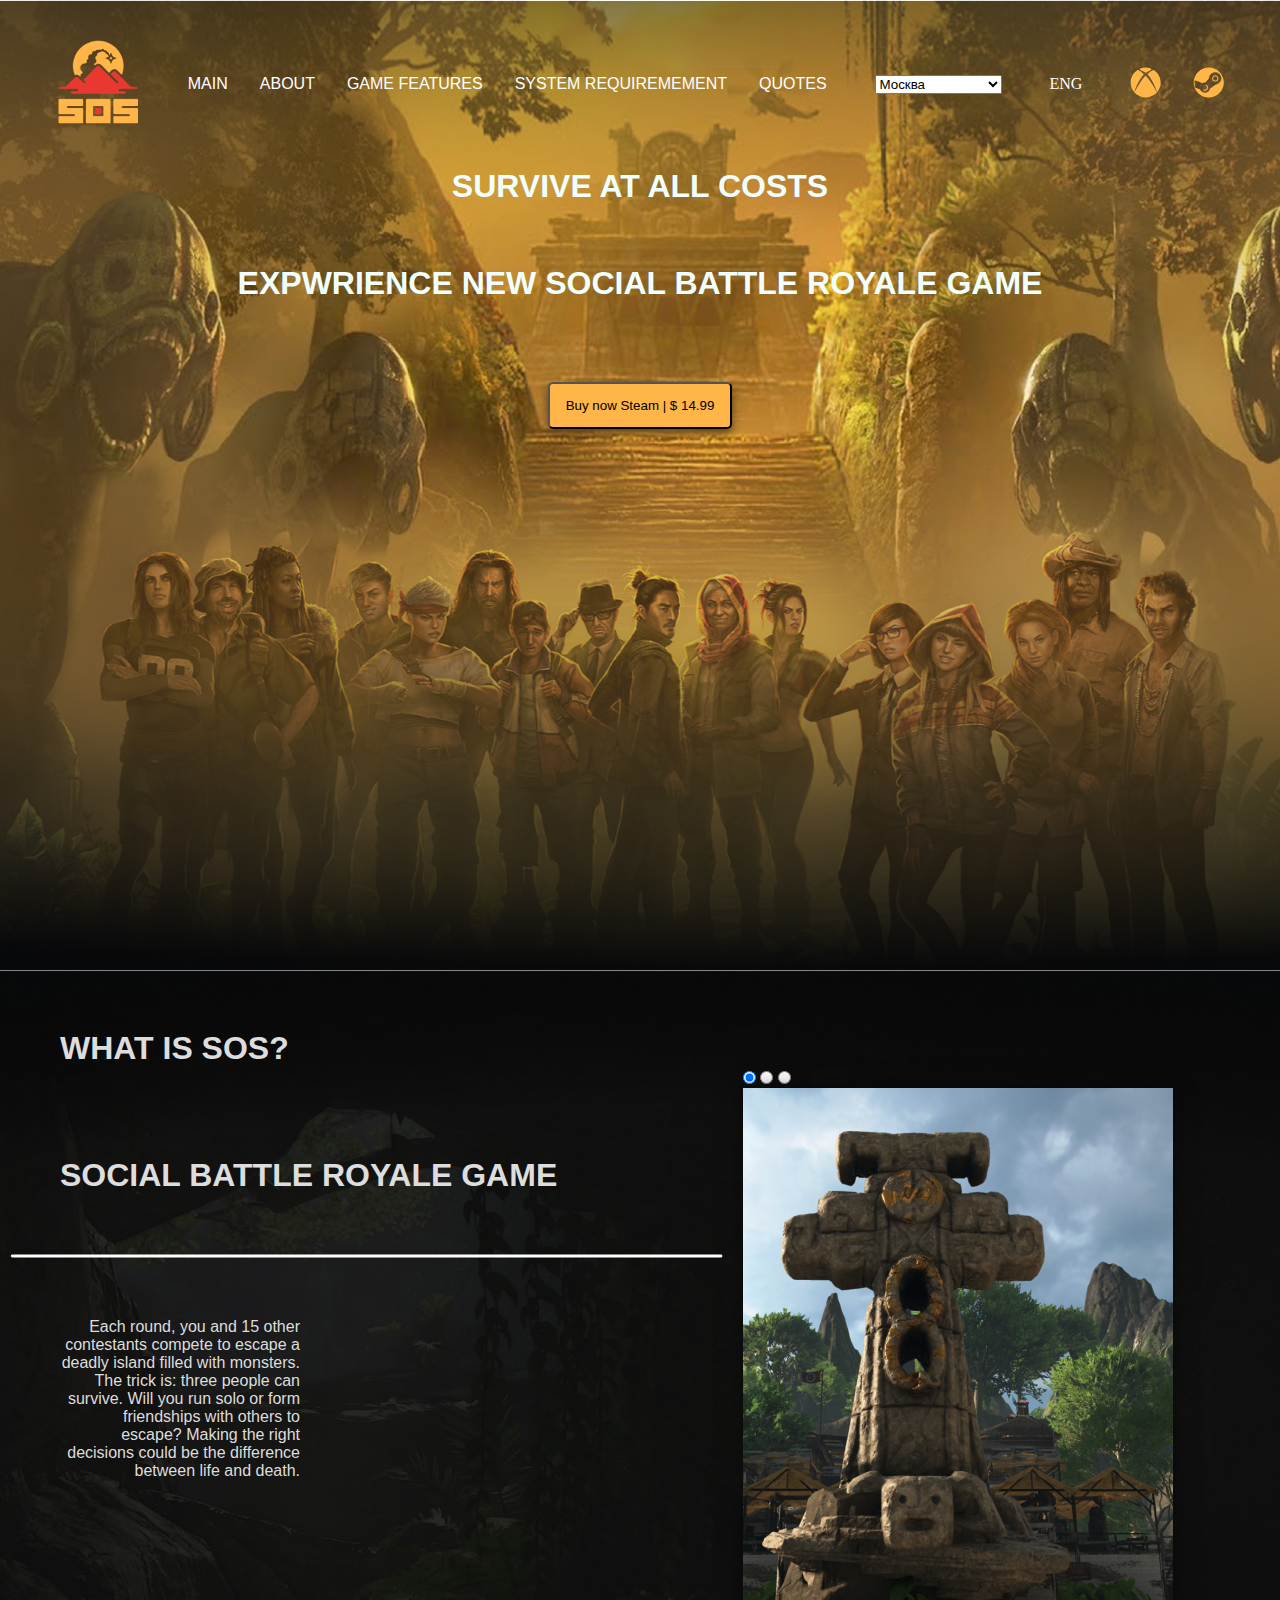
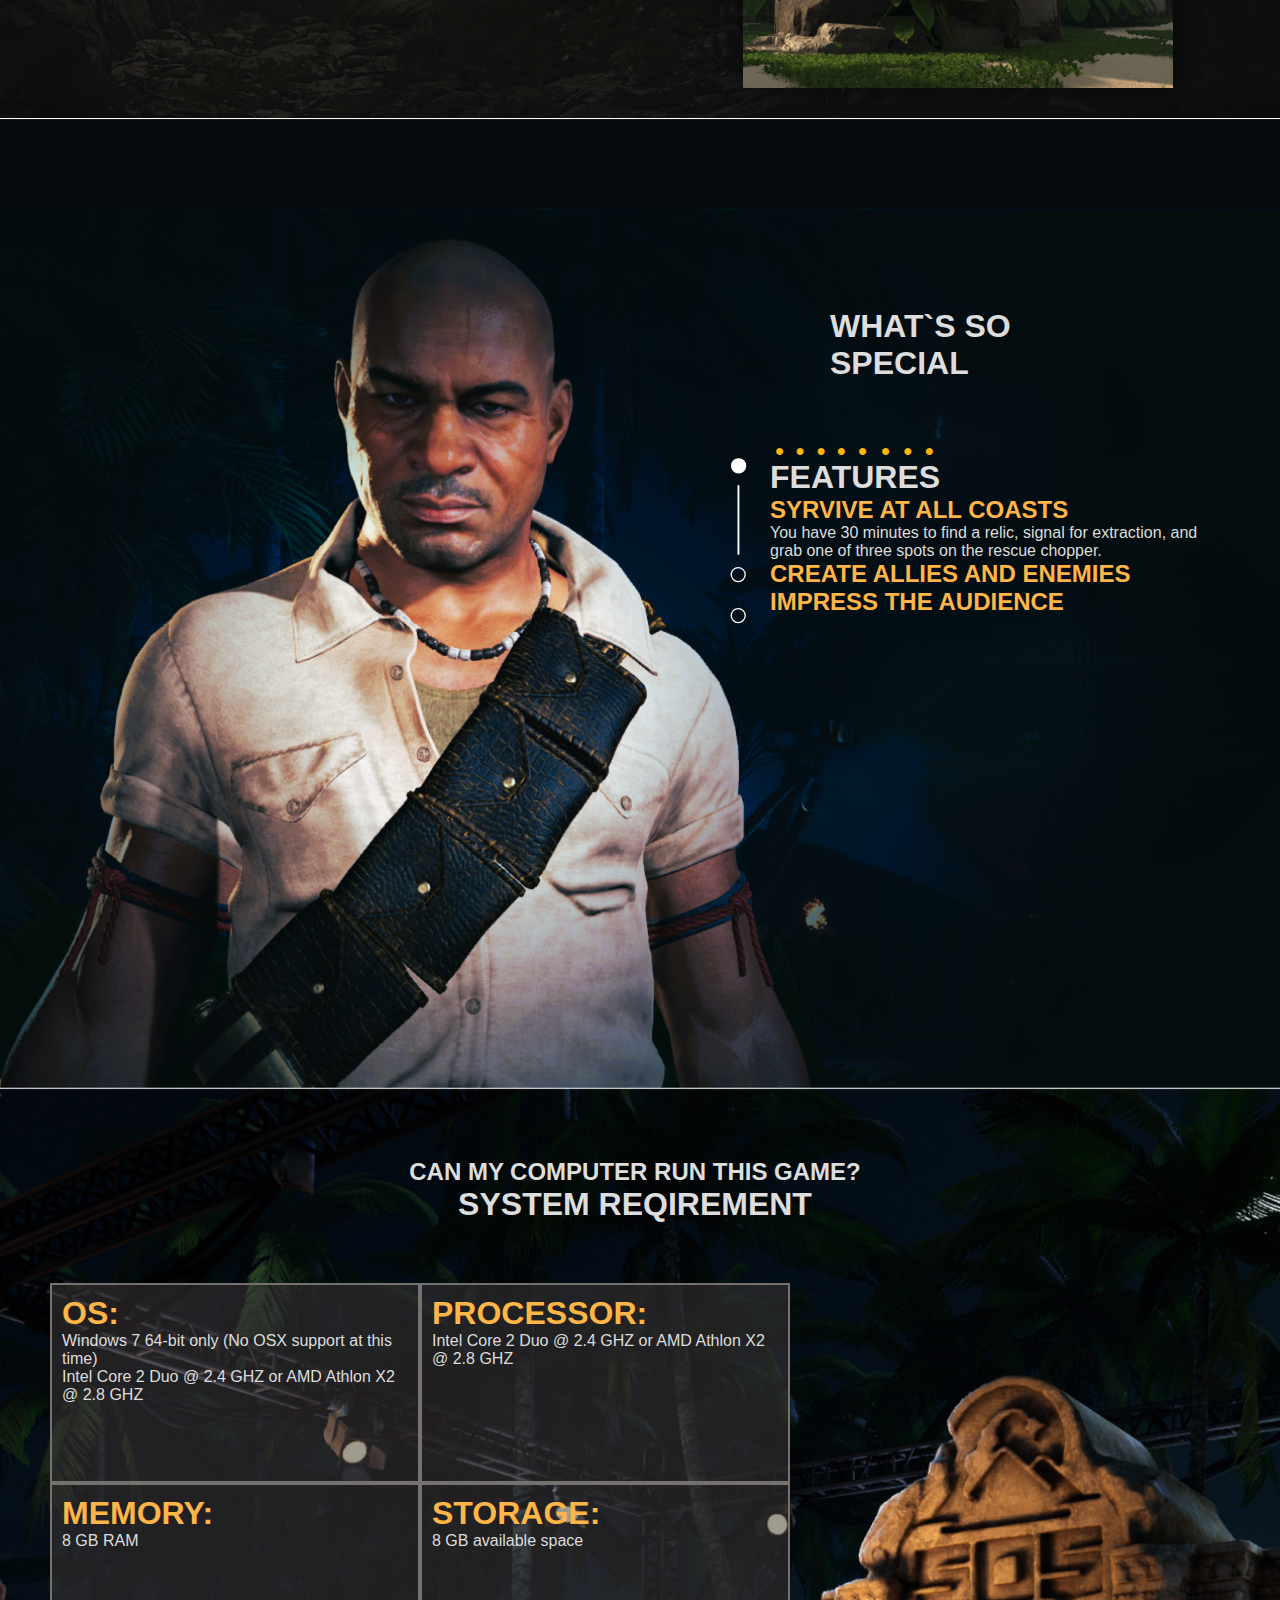
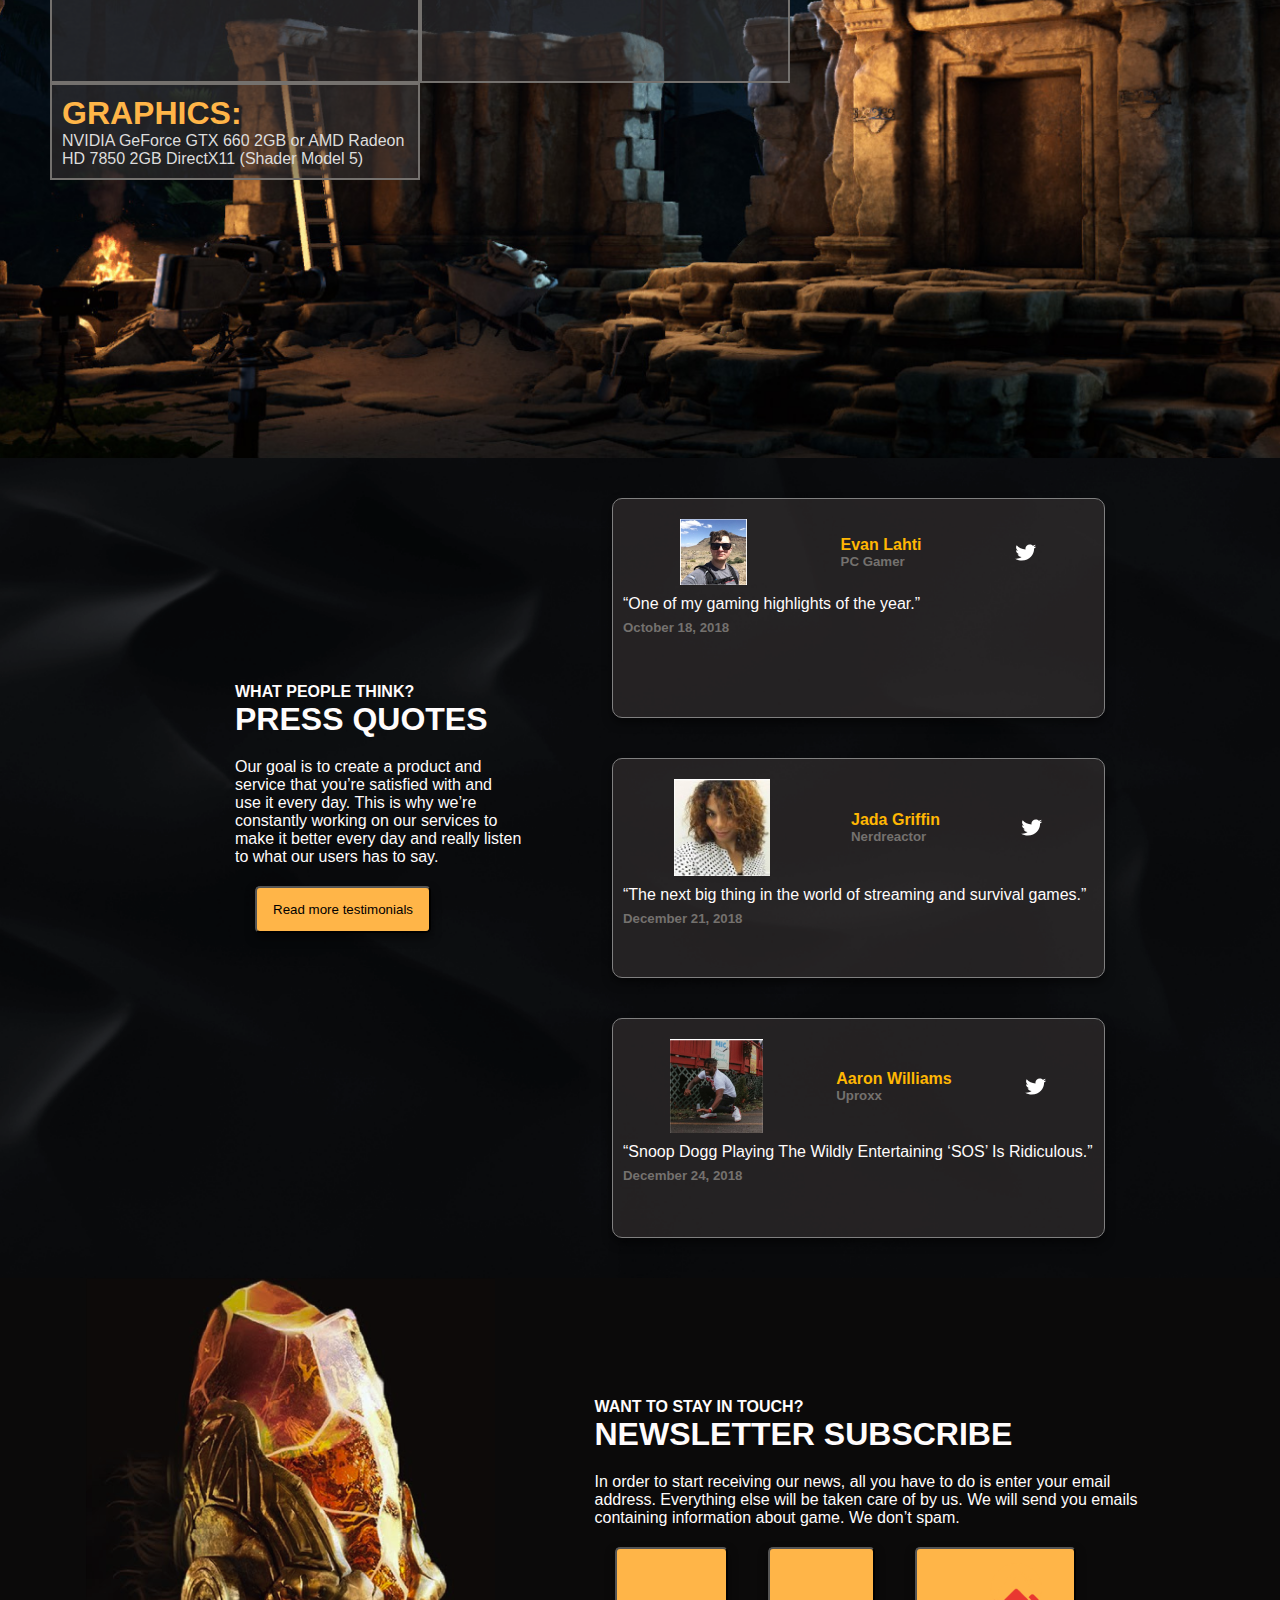
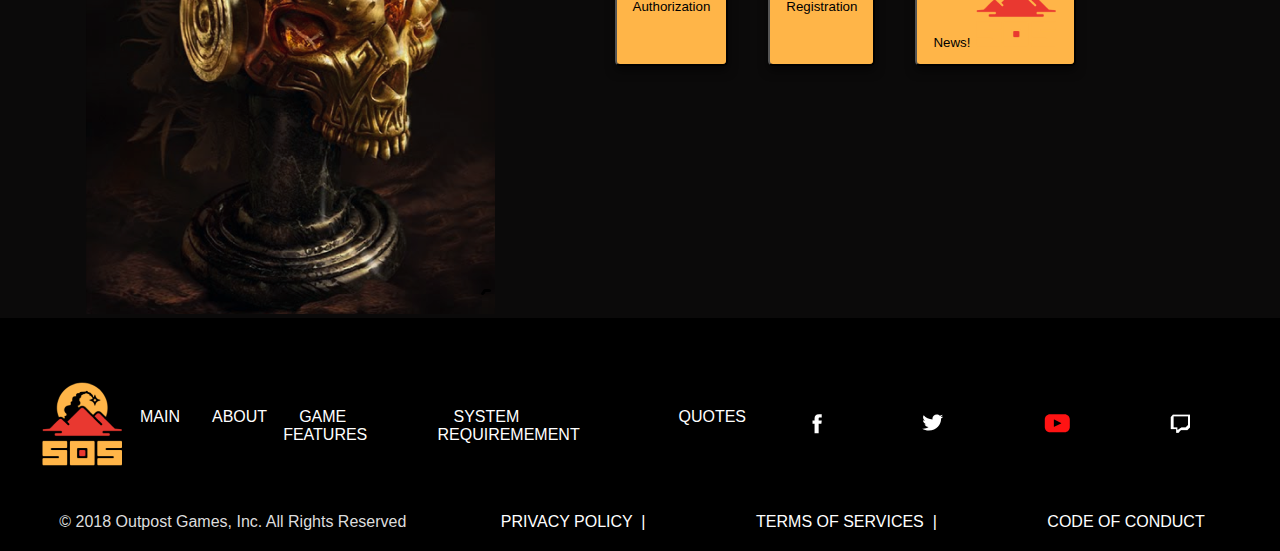
<file: index.html>
<!DOCTYPE html>
<html lang="en">
<head>
    <meta charset="UTF-8">
    <link rel="stylesheet" href="style.css">
    <meta name="viewport" content="width=device-width, initial-scale=1">
    <title>Potapova</title>
</head>
<body>
    <div class="conntainerProj">
        <header>
            <nav>
                <div class="containerPicture1">
                    <img
                      id="img1"
                      src="./img/logo.png"
                      alt="logo"/>
                  </div>
    
                  <div class="navbar ">
                    <p><a href="">MAIN</a></p>
                    <p><a href="">ABOUT</a></p>
                    <p><a href="">GAME FEATURES</a></p>
                    <p><a href="">SYSTEM REQUIREMEMENT</a></p>
                    <p><a href="">QUOTES</a></p>
                 </div>
                 <select id="citySelect"></select>
    
                 <div class="dropdown">
                    <button class="dropbtn">ENG
                      <i class="fa fa-caret-down"></i>
                    </button>
                    <div class="dropdown-content">
                      <a href="#">RUS</a>
                      <a href="#">FRA</a>
                      <a href="#">DEU</a>
                    </div>
                  </div>
                  <div class="containerPicture">
                    <img
                      id="pict1"
                      src="./img/xbox icon.svg"
                      alt="logo"/>
                  </div>
                  <div class="containerPicture">
                    <img
                      id="pict2"
                      src="./img/steam icon.svg"
                      alt="logo steam icon"/>
                  </div>
            </nav>
            <div class="title">
                <h1>SURVIVE AT ALL COSTS</h1>
                <h3>EXPWRIENCE NEW SOCIAL BATTLE ROYALE GAME</h3>
                <div class="titleBattonone">
                    <a target="_blank" href="https://store.steampowered.com/developer/stalker/#browse"><button class="titleBatton">Buy now Steam | &#36 14.99</button></a>
                </div>
            </div>
        </header>

        <div class="contentPageOne">
          <div class="TextContent">
          <h3>WHAT IS SOS?</h3>
          <h1>SOCIAL BATTLE ROYALE GAME</h1>
          <img class="line1" с src="./img/line.png" alt="____">
          <p>Each round, you and 15 other contestants compete to
            escape a deadly island filled with monsters. The trick is: three people can survive. Will you run
            solo or form friendships with others to escape? 
            
            Making the right decisions could be the
            difference between life and death.</p>
          </div>
        
        <div class="wrapperSlaider">
          <input type="radio" name="point" id="slide1" checked>
          <input type="radio" name="point" id="slide2">
          <input type="radio" name="point" id="slide3">
          
          <div class="slider">
            <div class="slides slide1"></div>
            <div class="slides slide2"></div>
            <div class="slides slide3"></div>
           
          </div>	
          <div class="controls">
            <label for="slide1"></label>
            <label for="slide2"></label>
            <label for="slide3"></label>
          </div>
        </div>
      </div>

      <div class="contentPageTwo">
        <div class="rounds">
          <img src="./img/Ellipse 1.svg" alt=".">
          <img id="lineBar" src="./img/progress bar.png" alt="|">
          <img src="./img/Ellipse.svg" alt=".">
          <img id="ellipesebar" src="./img/Ellipse.svg" alt=".">
        </div>
        <div class="contentText">
        <h3>WHAT`S SO SPECIAL</h3>
        <h1>FEATURES</h1>
        <h2>SYRVIVE AT ALL COASTS</h2>
        <p>You have 30 minutes to find a relic, signal for extraction, and grab
          one of three spots on the rescue chopper.</p>
          <h2>CREATE ALLIES AND ENEMIES</h2>
          <h2>IMPRESS THE AUDIENCE</h2>
        </div>
      </div>
      <div class="contentPageThre">
        <div class="contentPageThreText">
        <h2>CAN MY COMPUTER RUN THIS GAME?</h2>
        <h1>SYSTEM REQIREMENT</h1>
      </div>
   
      <div class="systemReq">
    
        <div><h3>OS:</h3>
          <p>Windows 7 64-bit only
            (No OSX support at this time)</p>
          <p>Intel Core 2 Duo @ 2.4 GHZ or AMD Athlon X2 @ 2.8 GHZ</p>
        </div>
        <div><h3>PROCESSOR:</h3>
          <p>Intel Core 2 Duo @ 2.4 GHZ or AMD Athlon X2 @ 2.8 GHZ</p>
        </div>
        <div><h3>MEMORY:</h3>
          <p>8 GB RAM</p>
        </div>
        <div><h3>STORAGE:</h3>
          <p>8 GB available space</p>
        </div>
        <div><h3>GRAPHICS:</h3>
          <p>
            NVIDIA GeForce GTX 660 2GB or 
            AMD Radeon HD 7850 2GB DirectX11 (Shader Model 5)
          </p>
        </div>
      

      </div>
    </div>
     <div class="thinks">
      <div class="textAndButton">
        <h4>WHAT PEOPLE THINK?</h4>
        <h1>PRESS QUOTES</h1>
        <p>Our goal is to create a product and service that
           you’re satisfied with and use it every day. This
           is why we’re constantly working on our services to
           make it better every day and really listen to what
           our users has to say.
          </p>
          <a target="_blank" href="https://store.steampowered.com/developer/stalker/#browse"><button class="titleBatton">Read more testimonials</button></a>
      </div>
      <div class="Peoples">
        <div class=" people people1">
          <div class="line1">
          <img src="./img/image 8.jpg" alt=".">
          <div>
          <h4>Evan Lahti</h4>
          <h5>PC Gamer</h5>
          </div>
          <img
          src="./img/twitter.svg"
          alt="logo"/>
        </div>
          <p>“One of my gaming highlights of the year.”</p>
          <h5>October 18, 2018</h5>
        </div>
        
        <div class="people people2">
          <div class="line1">
          <img src="./img/image 9.jpg" alt=".">
          <div>
          <h4>Jada Griffin </h4>
          <h5>Nerdreactor</h5>
         </div>
          <img
          src="./img/twitter.svg"
          alt="logo"/>
          </div>
          <p>“The next big thing in the world of streaming and survival games.”</p>
          <h5>December 21, 2018</h5>
        </div>
        <div class="people people3">
          <div class="line1">
          <img src="./img/image 10.jpg" alt=".">
          <div>
          <h4>Aaron Williams</h4>
          <h5>Uproxx</h5>
          </div>
          <img
          src="./img/twitter.svg"
          alt="logo"/>
        </div>
          <p>“Snoop Dogg Playing The Wildly Entertaining ‘SOS’ Is Ridiculous.”</p>
          <h5>December 24, 2018</h5>
        </div>
      </div>
     </div>
     <div class="regist">
        <div class="imgpast">
          <img
            id="img"
            src="./img/image.png"
            alt="logo"/>

        </div>
        <div class="Textpass">
          <div class="textAdapt">
          <h4>WANT TO STAY IN TOUCH?</h4>
          <h1>NEWSLETTER SUBSCRIBE</h1>
          <p>In order to start receiving our news,
          all you have to do is enter your email address.
          Everything else will be taken care of by us.
          We will send you emails containing information about game.
          We don’t spam.</p>
        </div>
          <div class="forma">

            <button class="modalClose titleBatton" id="openModalButton">Authorization</button>
            <div id="modal" class="modal">
              <div class="modal-content">
                  <button id="closeModalButton" class="modal-close">X</button>
                  <h1>Авторизация</h1>
                  <form id="loginForm" action="">
                      <label id="labelName" for="login">Имя</label>
                      <input class="styleInp" type="text" name="login" required>
      
                      <label for="">Пароль</label>
                      <div class="show-password">
      
                          <input class="styleInp" id="show-password-input" type="password" name="password" required>
                          <input type="button" id="button-show-password" class="button-show-password" value="Показать пароль">
                      </div>
                      <span id="password-error" style="color: red"></span>
                      <button class="button-show-password"  type="submit">Войти</button>
                  </form>
              </div>
          </div>

           
        
            <button class="titleBatton" id="openRegModalButton">Registration</button>
            <div id="modalReg" class="modal">
              <div class="modal-content">
                  <button id="closeRegModalButton" class="modal-close">X</button>
                  <h1>Регистрация</h1>
                  <form id="loginRegForm" action="">
                      <label id="labelRegName" for="loginReg">Имя</label>
                      <input class="styleInp" type="text" name="loginReg" required>
      
                      <label for="">Пароль</label>
                      <div class="show-password">
      
                          <input class="styleInp" id="show-reg-password-input" type="password" name="passwordReg" required>
                          <input type="button" id="button-reg-show-password" class="button-show-password"
                              value="Показать пароль">
                      </div>
                      <label for="">Подтвердите пароль</label>
                      <div class="show-password">
      
                          <input class="styleInp" id="confirm-password-input" type="password" name="confirmPassword" required>
      
                      </div>
                      <span id="password-reg-error" style="color: red"></span>
                      <button class="button-show-password" type="submit">Зарегистрироваться</button>
                  </form>
              </div>
          </div>
            
           
        
      <a href="./newspage.html" target="_blank"><button class="titleBatton"> News!
            
            <img
            id="img9"
            src="./img/logo.png"
            alt="logo"/>
          
          </button></a>
        
        </div>
      </div>
     </div>
       <div class="footer">
        <div class="Ss">
        <div class="containerPicture2">
          <img
            id="img10"
            src="./img/logo.png"
            alt="logo"/>
        </div>

        <div class="navbar">
          <p><a href="">MAIN</a></p>
          <p><a href="">ABOUT</a></p>
          <p><a href="">GAME FEATURES</a></p>
          <p><a href="">SYSTEM REQUIREMEMENT</a></p>
          <p><a href="">QUOTES</a></p>
       </div>
       <div class="contentPictAdapt">
       <div class="containerPictureFooter">
        <img
          id="pict3"
          src="./img/facebook.svg"
          alt="logo"/>
      </div>
      <div class="containerPictureFooter">
        <img
          id="pict4"
          src="./img/twitter.svg"
          alt="logo"/>
      </div>
      <div class="containerPictureFooter">
        <img
          id="pict5"
          src="./img/Vector.svg"
          alt="logo"/>
      </div>
      <div class="containerPictureFooter">
        <img
          id="pict6"
          src="./img/Group.png"
          alt="logo"/>
      </div>
    </div>
    </div>
    <div class="copy">
      <span>&copy; 2018 Outpost Games, Inc. All Rights Reserved</span>
      <p><a href="">PRIVACY POLICY &nbsp;|</a></p>
      <p><a href="">TERMS OF SERVICES &nbsp;|</a></p>
      <p><a href="">CODE OF CONDUCT </a></p>
        
    </div>
    
  
       
  </div>
      
   
    </div>
    
    <script src="./mainjs.js"></script>
</body>
</html>
</file>
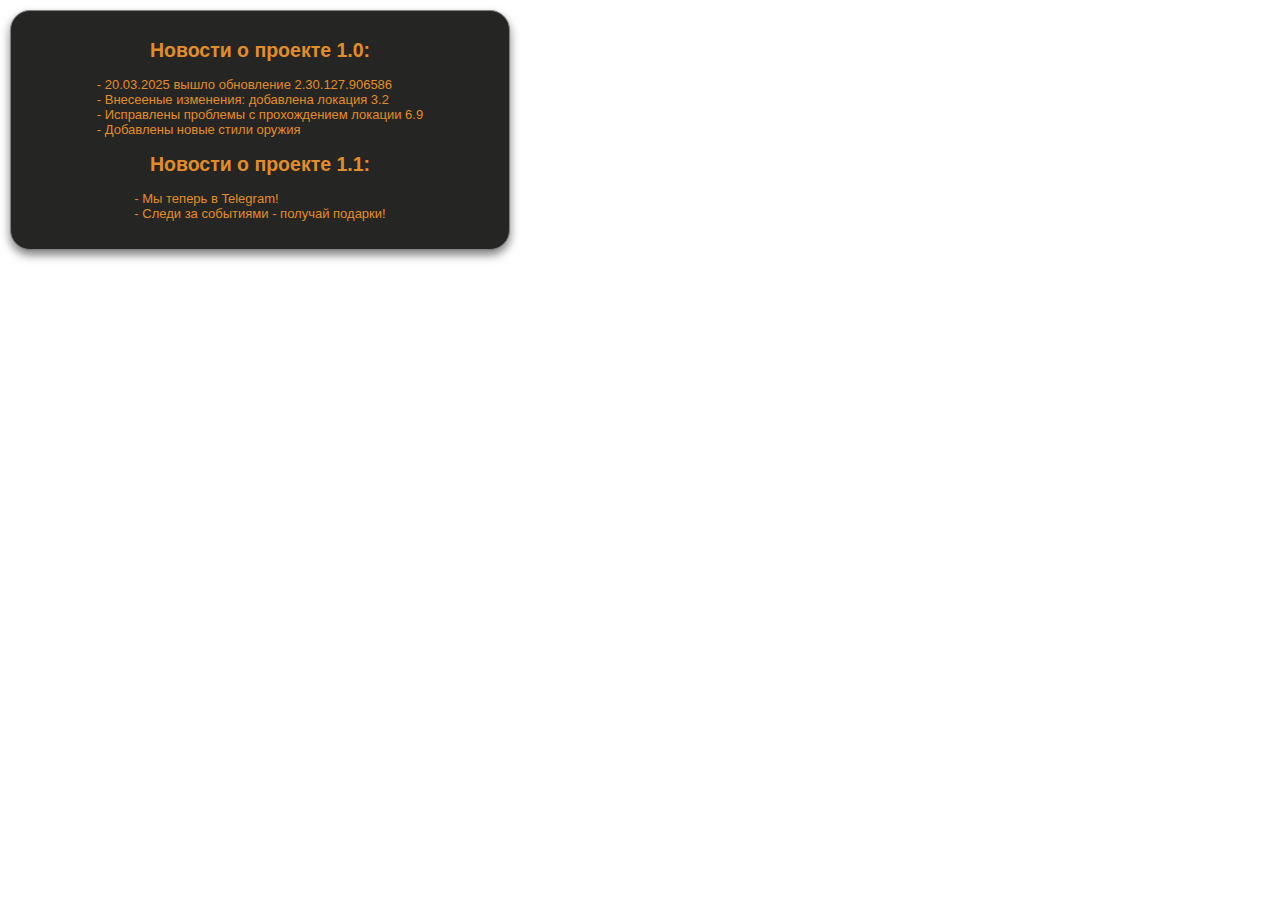
<file: newspage.html>
<!DOCTYPE html>
<html lang="en">
<head>
    <meta charset="UTF-8">
    <link rel="stylesheet" href="style.css">
    <meta name="viewport" content="width=device-width, initial-scale=1.0">
    <title>Potapova2</title>
</head>
<body>
    <div class="news">
       
   
    </div>
       
    <script src="./jsfornews.js"></script>
</body>
</html>
</file>
<file: style.css>
* {
  margin: 0;
  padding: 0;
  box-sizing: border-box;
  max-width: 1900px;
}

header {
  display: inline-block;
  width: 100%;
  height: 970px;
  background-image: url("./img/bg\ image\ 1.jpg");
  background-repeat: no-repeat;
  background-size: cover;
}
.conntainerProj {
  width: 100%;
  margin: 0 auto;
}
nav {
  display: flex;
  justify-content: space-around;
  align-items: center;
  margin: 20px;
  padding: 20px;
}
/* Контейнер навигации */
.navbar {
  overflow: hidden;
  font-family: Arial;
  display: flex;
}

/* Ссылки в панели навигации */
.navbar a {
  font-size: 16px;
  color: white;
  text-align: center;
  text-decoration: none;
  padding: 14px 16px;
}

/* Выпадающий контейнер */
.dropdown {
  float: left;
  overflow: hidden;
}

/* Кнопка выпадающего списка */
.dropdown .dropbtn {
  font-size: 16px;
  border: none;
  outline: none;
  color: rgb(255, 255, 255);
  cursor: pointer;
  padding: 14px 16px;
  background-color: inherit;
  font-family: inherit; /* Важно для вертикального выравнивания на мобильных телефонах */
  margin: 0; /* Важно для вертикального выравнивания на мобильных телефонах */
}

/* Выпадающее содержимое (скрыто по умолчанию) */
.dropdown-content {
  display: none;
  position: absolute;
  background-color: rgb(57, 35, 21);
  min-width: 160px;
  box-shadow: 0px 8px 16px 0px rgba(255, 255, 255, 0.2);
  z-index: 1;
}

/* Ссылки внутри выпадающего списка */
.dropdown-content a {
  float: none;
  color: rgb(255, 255, 255);
  padding: 12px 16px;
  text-decoration: none;
  display: block;
  text-align: left;
}

/* Добавить серый цвет фона для выпадающих ссылок при наведении курсора */
.dropdown-content a:hover {
  color: #ffb548;
}

/* Показать выпадающее меню при наведении курсора */
.dropdown:hover .dropdown-content {
  display: block;
}

.title {
  color: azure;
  display: flex;
  flex-direction: column;
  align-items: center;
  font-family: Arial, Helvetica, sans-serif;
}
.titleBatton {
  font-family: Arial, Helvetica, sans-serif;
  color: black;
  background-color: #ffb548;
  padding: 14px 16px;
  font-family: inherit;
  cursor: pointer;
  margin: 20px;
  border-radius: 5px;
  box-shadow: 0px 5px 10px 0px rgba(0, 0, 0, 0.5);
  transition: 0.6s, transform 0.5s;
}
.titleBatton:hover {
  color: #ffb703;
  background-color: #74716e;
}

.wrapperSlaider {
  height: 600px;
  margin: 100px 10px 0;
  justify-content: right;
  width: 430px;
}

.slider {
  height: inherit;
  overflow: hidden;
  position: relative;
  width: inherit;
  -webkit-box-shadow: 0 0 20px rgba(0, 0, 0, 0.5);
  -moz-box-shadow: 0 0 20px rgba(0, 0, 0, 0.5);
  -o-box-shadow: 0 0 20px rgba(0, 0, 0, 0.5);
  box-shadow: 0 0 20px rgba(0, 0, 0, 0.5);
}
.wrapper > input {
  display: none;
}

.slide1 {
  background-image: url("./img/bg\ image\ 5.2.png");
}
.slide2 {
  background-image: url("./img/bg\ image\ 5.3.png");
}
.slide3 {
  background-image: url("./img/bg\ image\ 5.4.png");
}

.wrapper .controls {
  left: 50%;
  margin-left: -98px;
  position: absolute;
}

.wrapper label {
  cursor: pointer;
  display: inline-block;
  height: 8px;
  margin: 25px 12px 0 16px;
  position: relative;
  width: 8px;
  -webkit-border-radius: 50%;
  -moz-border-radius: 50%;
  -o-border-radius: 50%;
  border-radius: 50%;
}

.wrapper label:after {
  border: 2px solid #ddd;
  content: " ";
  display: block;
  height: 12px;
  left: -4px;
  position: absolute;
  top: -4px;
  width: 12px;
  -webkit-border-radius: 50%;
  -moz-border-radius: 50%;
  -o-border-radius: 50%;
  border-radius: 50%;
}
.wrapper label {
  cursor: pointer;
  display: inline-block;
  height: 8px;
  margin: 25px 12px 0 16px;
  position: relative;
  width: 8px;
  -webkit-border-radius: 50%;
  -moz-border-radius: 50%;
  -o-border-radius: 50%;
  border-radius: 50%;
  -webkit-transition: background ease-in-out 0.5s;
  -moz-transition: background ease-in-out 0.5s;
  -o-transition: background ease-in-out 0.5s;
  transition: background ease-in-out 0.5s;
}

.wrapper label:hover,
#slide1:checked ~ .controls label:nth-of-type(1),
#slide2:checked ~ .controls label:nth-of-type(2),
#slide3:checked ~ .controls label:nth-of-type(3),
#slide4:checked ~ .controls label:nth-of-type(4),
#slide5:checked ~ .controls label:nth-of-type(5) {
  background-color: #ddd;
}
.slides {
  height: inherit;
  opacity: 0;
  position: absolute;
  width: inherit;
  z-index: 0;
  -webkit-transform: scale(1.5);
  -moz-transform: scale(1.5);
  -o-transform: scale(1.5);
  transform: scale(1.5);
  -webkit-transition: transform ease-in-out 0.5s, opacity ease-in-out 0.5s;
  -moz-transition: transform ease-in-out 0.5s, opacity ease-in-out 0.5s;
  -o-transition: transform ease-in-out 0.5s, opacity ease-in-out 0.5s;
  transition: transform ease-in-out 0.5s, opacity ease-in-out 0.5s;
}

#slide1:checked ~ .slider > .slide1,
#slide2:checked ~ .slider > .slide2,
#slide3:checked ~ .slider > .slide3,
#slide4:checked ~ .slider > .slide4,
#slide5:checked ~ .slider > .slide5 {
  opacity: 1;
  z-index: 1;
  -webkit-transform: scale(1);
  -moz-transform: scale(1);
  -o-transform: scale(1);
  transform: scale(1);
}
.contentPageOne {
  display: flex;
  width: 100%;
  height: 100%;
  background-size: cover;
  background-image: url("./img/bg\ image\ 2.jpg");
  background-repeat: no-repeat;
  color: #ddd;
  font-family: Arial, Helvetica, sans-serif;
}
.TextContent p {
  text-align: right;
  width: 300px;
  height: 400px;
  margin: 30px 30px 30px 30px;
  padding: 30px 30px 30px 30px;
}
.TextContent h1,
h3 {
  font-family: "Franklin Gothic Medium", "Arial Narrow", Arial, sans-serif;
  font-size: xx-large;
  margin: 30px 30px 30px 30px;
  padding: 30px 30px 30px 30px;
}
.line1 {
  margin: 50px;
}
.contentPageTwo {
  width: 100%;
  height: 970px;
  background-image: url("./img/bg\ image\ 3.png");
  background-repeat: no-repeat;
  background-size: cover;
  color: #ddd;
  font-family: Arial, Helvetica, sans-serif;
  display: flex;
}
.contentText {
  width: 600px;
  height: 800px;
  margin: 100px 0px 0px 10px;
  padding: 30px 70px 0px 0px;
}
.contentText h1 {
  font-family: Impact, Haettenschweiler, "Arial Narrow Bold" fantasy;
  font-size: xx-large;
  text-emphasis: filled circle #ffb703;
}
.contentText h2 {
  color: #ffb548;
}
.contentText h3 {
  font-family: Impact, Haettenschweiler, "Arial Narrow Bold" fantasy;
  font-size: xx-large;
}
.rounds {
  width: 10px;
  margin: 0px 0px 0px 700px;
  padding: 340px 30px 30px 30px;
}
#lineBar {
  width: 3px;
  height: 70px;
  margin: 7px;
}
#ellipesebar {
  margin: 20px 0px 0px 0px;
}
.contentPageThre {
  width: 100%;
  height: 970px;
  background-image: url("./img/bg\ image\ 4.png");
  background-repeat: no-repeat;
  background-size: cover;
  color: #ddd;
  font-family: Arial, Helvetica, sans-serif;
}
.contentPageThreText {
  padding: 70px 20px 10px 10px;
  display: flex;
  flex-direction: column;
  justify-content: space-evenly;
  align-items: center;
}

.systemReq {
  box-sizing: border-box;
  display: grid;

  grid-template-columns: [start] 370px [line2] 370px [end];
  grid-template-rows: [row1-start] 200px [row1-end] 200px [last];

  margin: 50px;
}

.systemReq > div {
  border: 2px solid #74716e;
  padding: 10px;
  color: #ffb548;
  background-color: rgba(63, 58, 58, 0.5);
}
.systemReq h3 {
  margin: 0%;
  padding: 0%;
}
.systemReq p {
  color: #ddd;
}

.thinks {
  background-image: url("./img/bg\ image\ 5.png");
  background-repeat: no-repeat;
  background-size: cover;
  background-position: center;
  display: flex;
  align-items: center;
  justify-content: center;
  color: #fffcfc;
  width: 100%;
  height: 100%;
  font-family: Arial, Helvetica, sans-serif;
}
.Peoples p {
  padding: 0px 0px 7px 0px;
}

.people {
  background-color: rgba(63, 58, 58, 0.5);
  border-radius: 5px;
  margin: 40px;
  padding: 10px;
  width: 493px;
  height: 220px;
  font-family: Arial, Helvetica, sans-serif;
  border: 1px solid gray;
  border-radius: 10px;
  box-shadow: 0px 5px 10px 0px rgba(0, 0, 0, 0.5);
  transition: 0.6s, transform 0.5s;
}
.people h4 {
  color: #ffb703;
  font-family: Arial, Helvetica, sans-serif;
}
.people h5 {
  color: #74716e;
}
.people1:hover {
  transform: scale(110%);
}
.people2:hover {
  transform: scale(110%);
}
.people3:hover {
  transform: scale(110%);
}
.line1 {
  display: flex;
  align-items: center;
  justify-content: space-around;
  margin: 10px;
}

.textAndButton {
  width: 437px;
  height: 470px;
  padding: 50px 50px 100px 100px;
}
.textAndButton h1 {
  padding: 0px 0px 20px 0px;
}
.regist {
  background-color: rgb(11, 10, 10);
  background-repeat: no-repeat;
  background-size: cover;
  background-position: center;
  display: flex;
  align-items: center;
  justify-content: center;
  color: #fffcfc;
  width: 100%;
  height: 100%;
  font-family: Arial, Helvetica, sans-serif;
}
.Textpass {
  display: flex;
  flex-direction: column;
  width: 700px;
  height: 500px;
  padding: 50px 50px 100px 100px;
}
.Textpass h1 {
  padding: 0px 0px 20px 0px;
}
.forma {
  display: flex;
}
.button {
  margin-top: 30px;
}
.userDataInput {
  padding: 15px 50px;
  border-radius: 5px;
  background-color: rgb(98, 97, 98);
  font-family: inherit;
  appearance: none;
  outline: none;
  box-shadow: 0 0 0 4px #945c19;
  color: #ffb703;
  margin-top: 50px;
}
.userDataInput:focus {
  transition: 1s;
  background-color: #ffb703;
  color: #2b2a29;
}
.checkboxStyle{
  accent-color: #ffb703;
  width: 20px;
  height: 20px;
  margin-top: 5px;
  
}
.modal{
  display: none;
  position: fixed;
  top: 0;
  left: 0;
  width: 100%;
  height: 100%;
  background: rgba(0,0,0,0.5);
}
.modal-content{
  color: #ffb703;
  background:  rgb(56, 54, 54);
  position: absolute;
  top: 50%;
  left: 50%;
  transform: translate(-50%, -50%);
  border-radius: 10px;
  padding: 30px 30px;
  
}

.styleInp{
  color: #ffb703;
  background:  rgb(56, 54, 54);
  border-radius: 10px;
  width: 300px ;
  height: 50px;
  padding: 10px 10px;
}
#loginForm{
  display: flex;
  flex-direction: column;
  gap: 10px;
}
#loginRegForm{
  display: flex;
  flex-direction: column;
  gap: 10px;
}
.errorField{
  border: 2px solid red;
  color: red;
} 

.errorField:focus{
  border: 2px solid red;
  outline: none;
}
.show-password{
  display: flex;
  gap: 25px;
}
.button-show-password{
  /* width: 30%; */
  font-family: Arial, Helvetica, sans-serif;
  color: black;
  background-color: #ffb548;
  padding: 14px 16px;
  font-family: inherit;
  cursor: pointer;
  border-radius: 5px;
  box-shadow: 0px 5px 10px 0px rgba(0, 0, 0, 0.5);
  transition: 0.6s, transform 0.5s;
  font-size: 14px;
}
.modal-close{
  color: black;
  background-color: #ffb548;
  padding: 5px;
  font-family: inherit;
  cursor: pointer;
  border-radius: 5px;
  margin: 10px;
  float: right;
  font-size: 8px;
}

.validation-passwords{
  display: flex;
  flex-direction: column;
  gap: 12px;
}
.footer {
  background-color: black;
  font-family: Arial, Helvetica, sans-serif;
  display: flex;
  flex-direction: column;
  width: 100%;
  height: 233px;
  padding: 20px;
}
.Ss {
  background-color: black;
  font-family: Arial, Helvetica, sans-serif;
  display: flex;
  flex-direction: column;
  width: 100%;
  height: 233px;
  padding: 20px;
  display: flex;
  flex-direction: row;
  align-items: center;
}
.containerPictureFooter {
  margin: 50px;
}
.contentPictAdapt {
  display: flex;
}
.copy {
  color: #ddd;
  display: flex;
  flex-direction: row;
  justify-content: space-around;
  align-items: center;
}
.copy a {
  font-size: 16px;
  color: white;
  text-align: center;
  padding: 14px 16px;
  text-decoration: none;
}
.borderBar {
  display: flex;
  justify-content: center;
  margin-bottom: 30px;
}
@media (max-width: 1000px) {
  * {
    margin: 0;
    padding: 0;
    box-sizing: border-box;
    max-width: 100vw;
    overflow-x: hidden;
  }
  header {
    background-position: center;
  }
  .navbar {
    display: flex;
    flex-wrap: wrap;
    justify-content: flex-start;
    align-items: baseline;
    flex-direction: column;
    padding: 10px;
  }
  .title {
    align-items: center;
  }
  .wrapperSlaider {
    display: flex;
    justify-content: space-evenly;
    flex-wrap: wrap;
    margin: 0px 30px 30px 30px;
  }
  .contentPageOne {
    display: flex;
    flex-direction: column;
    align-items: center;
  }
  .rounds {
    display: none;
  }
  .contentText {
    margin: 100px 0px 0px 10px;
    padding: 70px 0px 0px 20px;
    display: flex;
    flex-direction: column;
  }
 
  .TextContent{
    display: flex;
    flex-direction: column;
    align-items: center;
  }
  .TextContent p {
    width: 300px;
    height: auto;
    padding: 30px 30px 30px 80px;
  }
  .systemReq {
    grid-template-columns: [start] 200px [line2] 200px [end];
    grid-template-rows: [row1-start] 180px [row1-end] 100px [last];
  }
  .thinks {
    display: flex;
    flex-direction: column;
  }
  .people {
    width: 500px;
    height: 200px;
  }
  .line1 h4 {
    padding: 10px;
  }
  .line1 h5 {
    padding: 10px;
  }
  .forma {
    display: flex;
    flex-direction: column;
  }

  .regist {
    display: flex;
    flex-direction: column;
  }
  .contentPictAdapt {
    display: flex;
  }
  .navbar a {
    padding: 0%;
  }

  .Ss {
    display: flex;
    align-items: center;
    flex-direction: column;
    padding: 20px 0px 0px 0px;
  }
  .copy {
    display: flex;
    background-color: #000000;
    flex-direction: column;
    padding: 20px;
  }
  .copy p {
    padding: 10px;
  }
  .forma {
    display: flex;
    align-items: center;
  }
}

@media (max-width: 600px) {
  * {
    margin: 0;
    padding: 0;
    box-sizing: border-box;
    max-width: 100vw;
    overflow-x: hidden;
  }
  .navbar {
    display: none;
  }
  .containerPicture {
    display: none;
  }
  .title {
    align-items: center;
    margin: 30px;
  }
  .contentPageOne {
    display: flex;
    flex-direction: column;
  }
  .wrapperSlaider {
    display: flex;
    justify-content: space-evenly;
    flex-wrap: wrap;
    margin: -50px 20px 20px 20px;
    width: 300px;
    height: 450px;
  }
  .rounds {
    display: none;
  }
  .contentText {
    display: flex;
    flex-direction: column;
    justify-content: flex-start;
  }

  .contentText h1 {
    font-size: small;
    padding: 10px 0px 10px 20px;
  }
  .contentText h2 {
    font-size: small;
    padding: 10px 0px 10px 20px;
  }
  .contentText h3 {
    font-size: small;
  }
  .contentText p {
    font-size: small;
    padding: 10px 0px 10px 20px;
  }

  .TextContent h1,
  h3 {
    font-family: "Franklin Gothic Medium", "Arial Narrow", Arial, sans-serif;
    font-size: medium;
  }
  .systemReq {
    display: grid;
    margin: 20px;
    grid-template-columns: [start] 150px [line2] 150px [end];
    grid-template-rows: [row1-start] 120px [row1-end] 80px [last];
  }
  .systemReq h3 {
    font-size: x-small;
  }
  .textAndButton {
    width: auto;
    display: flex;
    flex-direction: column;
  }
  .systemReq p {
    font-size: small;
  }
  .thinks {
    display: flex;
    flex-direction: column;
  }
  .people {
    width: 260px;
    height: 230px;
  }
  .line1 h4 {
    padding: 10px;
  }
  .line1 h5 {
    padding: 10px;
  }
  .textAndButton h1 {
    font-size: medium;
  }
  .textAndButton p {
    font-size: small;
  }
  .Textpass h4 {
    font-size: small;
  }

  .Textpass h1 {
    font-size: small;
  }
 
  .containerPictureFooter {
    display: none;
  }

  .Ss {
    display: flex;
    flex-direction: column;
    padding: 50px 0px 0px 0px;
  }
  .copy {
    display: flex;
    background-color: #000000;
    flex-direction: column;
    padding: 100px 0px 0px 0px;
  }
  .copy p {
    padding: 10px;
  }
  .forma {
    display: flex;
    align-items: center;
  }
}

.news {
  color: rgb(226, 141, 43);
  background-color: #252523;
  font-family: Arial, Helvetica, sans-serif;
  font-size: small;
  border: 1px solid gray;
  box-shadow: 0px 5px 10px 0px rgba(0, 0, 0, 0.5);
  transition: 0.6s, transform 0.5s;
  width: 500px;
  height: 240px;
  border-radius: 20px;
  align-items: center;
  display: flex;
  justify-content: space-around;
  flex-direction: column;
  margin: 10px;
  padding: 20px;
}
.news:hover {
  transform: scale(110%);
}
</file>
